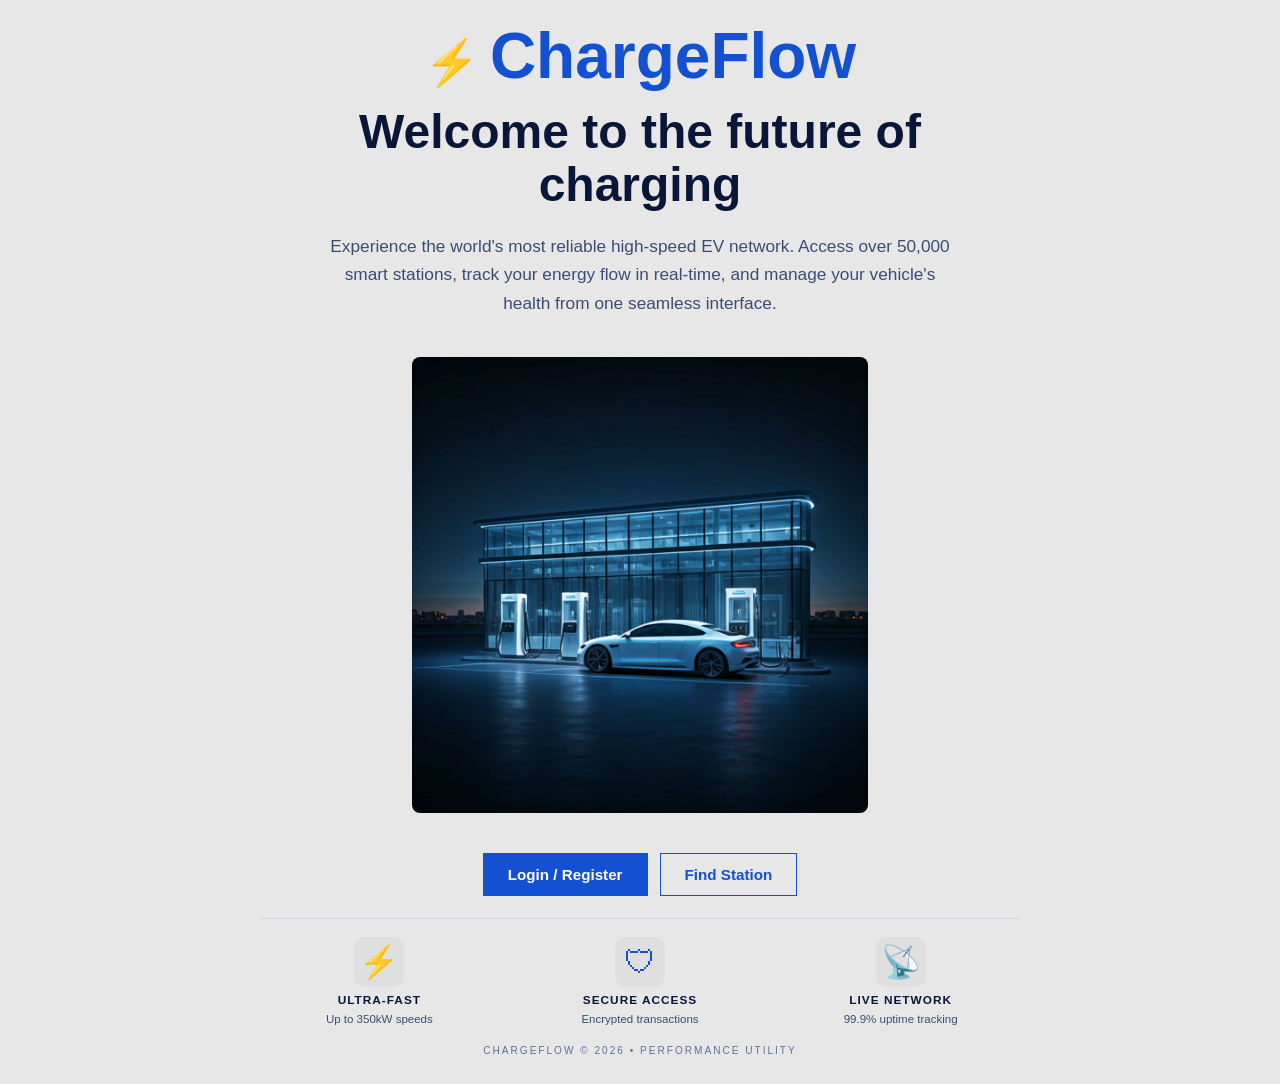
<file: server/src/main/resources/static/index.html>
<!DOCTYPE html>
<html lang="en">
<head>
  <meta charset="UTF-8">
  <meta name="viewport" content="width=device-width, initial-scale=1.0">
  <link rel="stylesheet" href="style.css">
  <title>ChargeFlow</title>
</head>
<body>
  <main class="page">
    <section class="hero-card">
      <!-- Page Information -->
      <h1 class="logo"><span class="logo-icon">&#9889;</span>ChargeFlow</h1>
      <h2>Welcome to the future of charging</h2>
      <p>
        Experience the world's most reliable high-speed EV network. Access over 50,000 smart
        stations, track your energy flow in real-time, and manage your vehicle's health from one
        seamless interface.
      </p>
      <!-- Image -->
      <img class="hero-image" src="assets/welcomepage.png" alt="Electric car charging station">
      <!-- Buttons -->
      <div class="buttons">
        <a href="login.html"><button class="btn-primary" type="button">Login / Register</button></a>
        <a href="discover.html"><button class="btn-secondary" type="button">Find Station</button></a>
      </div>

      <div class="divider"></div>

      <!-- Footer Feature -->
      <div class="features">
        <article class="feature">
          <div class="feature-icon">&#9889;</div>
          <h3>ULTRA-FAST</h3>
          <span>Up to 350kW speeds</span>
        </article>
        <article class="feature">
          <div class="feature-icon">&#128737;</div>
          <h3>SECURE ACCESS</h3>
          <span>Encrypted transactions</span>
        </article>
        <article class="feature">
          <div class="feature-icon">&#128225;</div>
          <h3>LIVE NETWORK</h3>
          <span>99.9% uptime tracking</span>
        </article>
      </div>

      <footer>CHARGEFLOW &copy; 2026 &bull; PERFORMANCE UTILITY</footer>
    </section>
  </main>
</body>
</html>
</file>
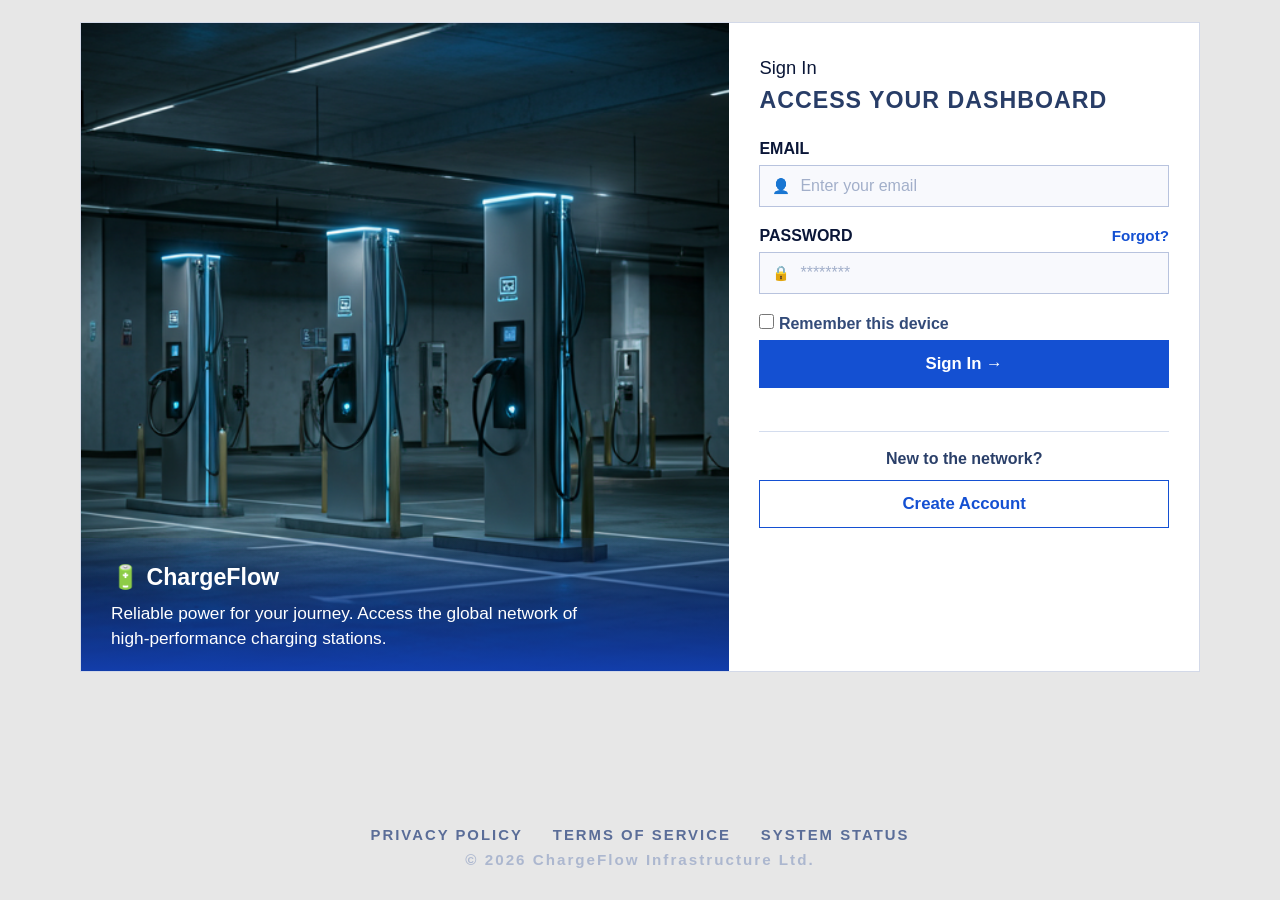
<file: server/src/main/resources/static/admin.html>
<!DOCTYPE html>
<html lang="en">
<head>
  <meta charset="UTF-8">
  <meta name="viewport" content="width=device-width, initial-scale=1.0">
  <title>Admin - ChargeFlow</title>
  <link rel="stylesheet" href="style.css">
</head>
<body>
  <main class="bookings-page">
    <section class="discover-shell">
      <header class="discover-topbar">
        <a class="discover-brand" href="index.html">CHARGEFLOW</a>
        <nav class="discover-nav">
          <a href="discover.html">DISCOVER</a>
          <a href="mybookings.html">MY BOOKINGS</a>
          <a class="active" href="admin.html">ADMIN</a>
        </nav>
        <div class="discover-top-icons">
          <button id="logout-btn" type="button" class="chip">Logout</button>
        </div>
      </header>

      <section class="bookings-content admin-content">
        <h1>Admin Panel</h1>
        <p class="admin-subtitle">List all bookings and manage stations/connectors.</p>
        <p id="admin-message" class="bookings-message"></p>

        <section class="admin-block">
          <div class="admin-block-head">
            <h2>All Bookings</h2>
            <button id="refresh-bookings" type="button" class="chip">Refresh</button>
          </div>
          <div id="admin-bookings" class="bookings-list"></div>
        </section>

        <section class="admin-block">
          <div class="admin-block-head">
            <h2>Stations</h2>
          </div>
          <form id="station-form" class="admin-form-grid">
            <input type="hidden" id="station-id">
            <input id="station-name" type="text" placeholder="Station name" required>
            <input id="station-address" type="text" placeholder="Address" required>
            <input id="station-lat" type="number" step="any" placeholder="Latitude" required>
            <input id="station-lng" type="number" step="any" placeholder="Longitude" required>
            <button type="submit" class="btn-save">Save Station</button>
            <button type="button" id="station-clear" class="btn-cancel">Clear</button>
          </form>
          <div id="admin-stations" class="admin-table"></div>
        </section>

        <section class="admin-block">
          <div class="admin-block-head">
            <h2>Connectors</h2>
          </div>
          <form id="connector-form" class="admin-form-grid">
            <input type="hidden" id="connector-id">
            <select id="connector-station" required></select>
            <select id="connector-type" required>
              <option value="CCS">CCS</option>
              <option value="TYPE2">TYPE2</option>
              <option value="CHADEMO">CHADEMO</option>
              <option value="TESLA">TESLA</option>
            </select>
            <input id="connector-kw" type="number" step="0.1" placeholder="Max kW" required>
            <button type="submit" class="btn-save">Save Connector</button>
            <button type="button" id="connector-clear" class="btn-cancel">Clear</button>
          </form>
          <div id="admin-connectors" class="admin-table"></div>
        </section>
      </section>
    </section>
  </main>

  <dialog id="admin-modify-dialog" class="modify-dialog">
    <form id="admin-modify-form" method="dialog" class="modify-form">
      <h2>Modify Booking</h2>
      <p id="admin-modify-booking-id" class="modify-meta"></p>
      <label for="admin-modify-date">Date</label>
      <input id="admin-modify-date" type="date" required>
      <div class="modify-grid">
        <div>
          <label for="admin-modify-start">Start time</label>
          <input id="admin-modify-start" type="time" required>
        </div>
        <div>
          <label for="admin-modify-end">End time</label>
          <input id="admin-modify-end" type="time" required>
        </div>
      </div>
      <p id="admin-modify-message" class="booking-message"></p>
      <div class="modify-actions">
        <button type="button" id="admin-modify-cancel" class="btn-cancel">Close</button>
        <button type="submit" class="btn-save">Save</button>
      </div>
    </form>
  </dialog>

  <script src="script.js"></script>
  <script src="admin.js"></script>
</body>
</html>
</file>
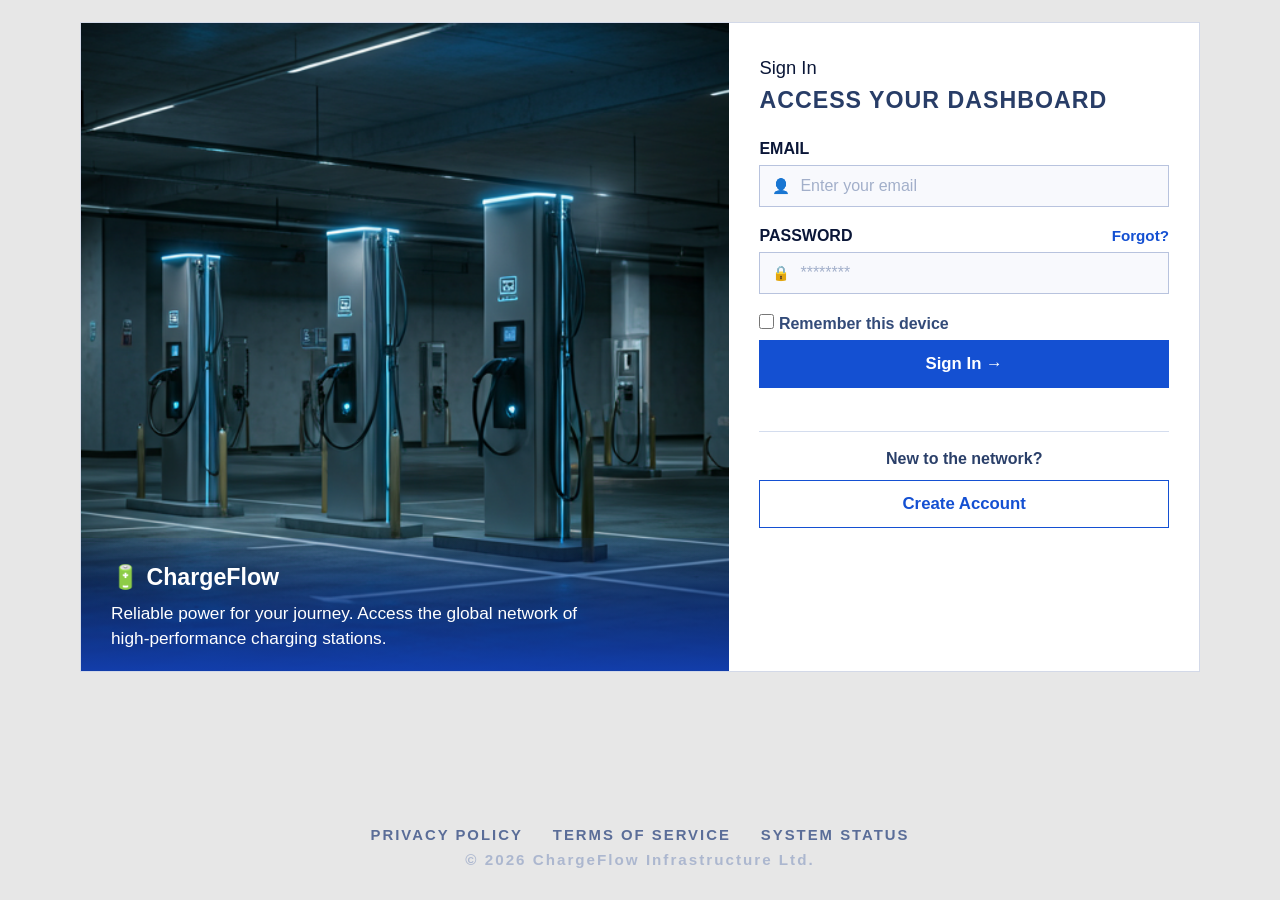
<file: server/src/main/resources/static/login.html>
<!DOCTYPE html>
<html lang="en">
<head>
  <meta charset="UTF-8">
  <meta name="viewport" content="width=device-width, initial-scale=1.0">
  <link rel="stylesheet" href="style.css">
  <title>ChargeFlow Login</title>
</head>
<body>
  <main class="auth-page">
    <section class="auth-card">
      <section class="auth-left">
        <img src="assets/loginpage.png" alt="EV charging station">
        <div class="auth-left-overlay">
          <h2>&#128267; ChargeFlow</h2>
          <p>Reliable power for your journey. Access the global network of high-performance charging stations.</p>
        </div>
      </section>

      <section class="auth-right">
        <p class="signin-label">Sign In</p>
        <h1>ACCESS YOUR DASHBOARD</h1>

        <form id="login-form" class="auth-form">
          <label for="username">EMAIL</label>
          <div class="field-wrap">
            <span class="field-icon">&#128100;</span>
            <input id="username" name="username" type="email" placeholder="Enter your email" required>
          </div>

          <div class="field-head">
            <label for="password">PASSWORD</label>
            <a href="#" aria-label="Forgot password">Forgot?</a>
          </div>
          <div class="field-wrap">
            <span class="field-icon">&#128274;</span>
            <input id="password" name="password" type="password" placeholder="********" required>
          </div>

          <label class="remember-row" for="remember">
            <input id="remember" name="remember" type="checkbox">
            <span>Remember this device</span>
          </label>

          <button class="auth-btn-primary" type="submit">Sign In &#8594;</button>
          <p id="login-message" class="login-message"></p>

          <div class="separator"></div>

          <p class="auth-alt-title">New to the network?</p>
          <a href="register.html"><button class="auth-btn-secondary" type="button">Create Account</button></a>
        </form>
      </section>
    </section>

    <footer class="auth-footer">
      <nav>
        <a href="#">PRIVACY POLICY</a>
        <a href="#">TERMS OF SERVICE</a>
        <a href="#">SYSTEM STATUS</a>
      </nav>
      <p>&copy; 2026 ChargeFlow Infrastructure Ltd.</p>
    </footer>
  </main>
  <script src="script.js"></script>
</body>
</html>
</file>
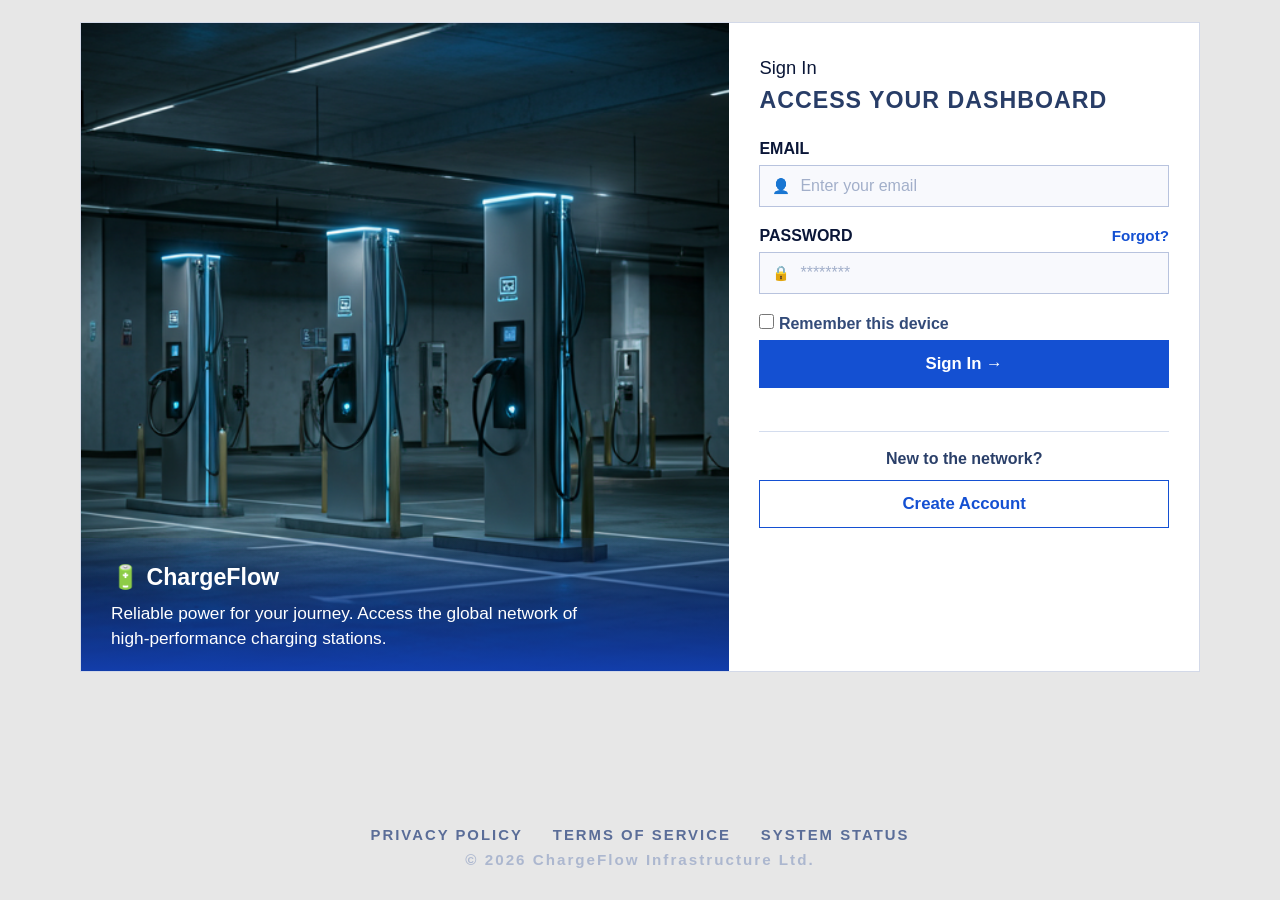
<file: server/src/main/resources/static/mybookings.html>
<!DOCTYPE html>
<html lang="en">
<head>
  <meta charset="UTF-8">
  <meta name="viewport" content="width=device-width, initial-scale=1.0">
  <title>My Bookings - ChargeFlow</title>
  <link rel="stylesheet" href="style.css">
</head>
<body>
  <main class="bookings-page">
    <section class="discover-shell">
      <header class="discover-topbar">
        <a class="discover-brand" href="index.html">CHARGEFLOW</a>
        <nav class="discover-nav">
          <a href="discover.html">DISCOVER</a>
          <a class="active" href="mybookings.html">MY BOOKINGS</a>
          <a href="admin.html">ADMIN</a>
        </nav>
        <div class="discover-top-icons">
          <button id="logout-btn" type="button" class="chip">Logout</button>
        </div>
      </header>

      <section class="bookings-content">
        <header class="bookings-header">
          <h1>Upcoming Bookings</h1>
          <p>Your scheduled charging sessions</p>
        </header>

        <p id="bookings-message" class="bookings-message"></p>

        <section id="bookings-list" class="bookings-list" aria-live="polite"></section>
      </section>
    </section>
  </main>

  <dialog id="modify-dialog" class="modify-dialog">
    <form id="modify-form" method="dialog" class="modify-form">
      <h2>Modify Booking</h2>
      <p id="modify-booking-id" class="modify-meta"></p>
      <label for="modify-date">Date</label>
      <input id="modify-date" type="date" required>
      <div class="modify-grid">
        <div>
          <label for="modify-start">Start time</label>
          <input id="modify-start" type="time" required>
        </div>
        <div>
          <label for="modify-end">End time</label>
          <input id="modify-end" type="time" required>
        </div>
      </div>
      <p id="modify-message" class="booking-message"></p>
      <div class="modify-actions">
        <button type="button" id="modify-cancel" class="btn-cancel">Close</button>
        <button type="submit" class="btn-save">Save</button>
      </div>
    </form>
  </dialog>

  <script src="script.js"></script>
  <script src="mybookings.js"></script>
</body>
</html>
</file>
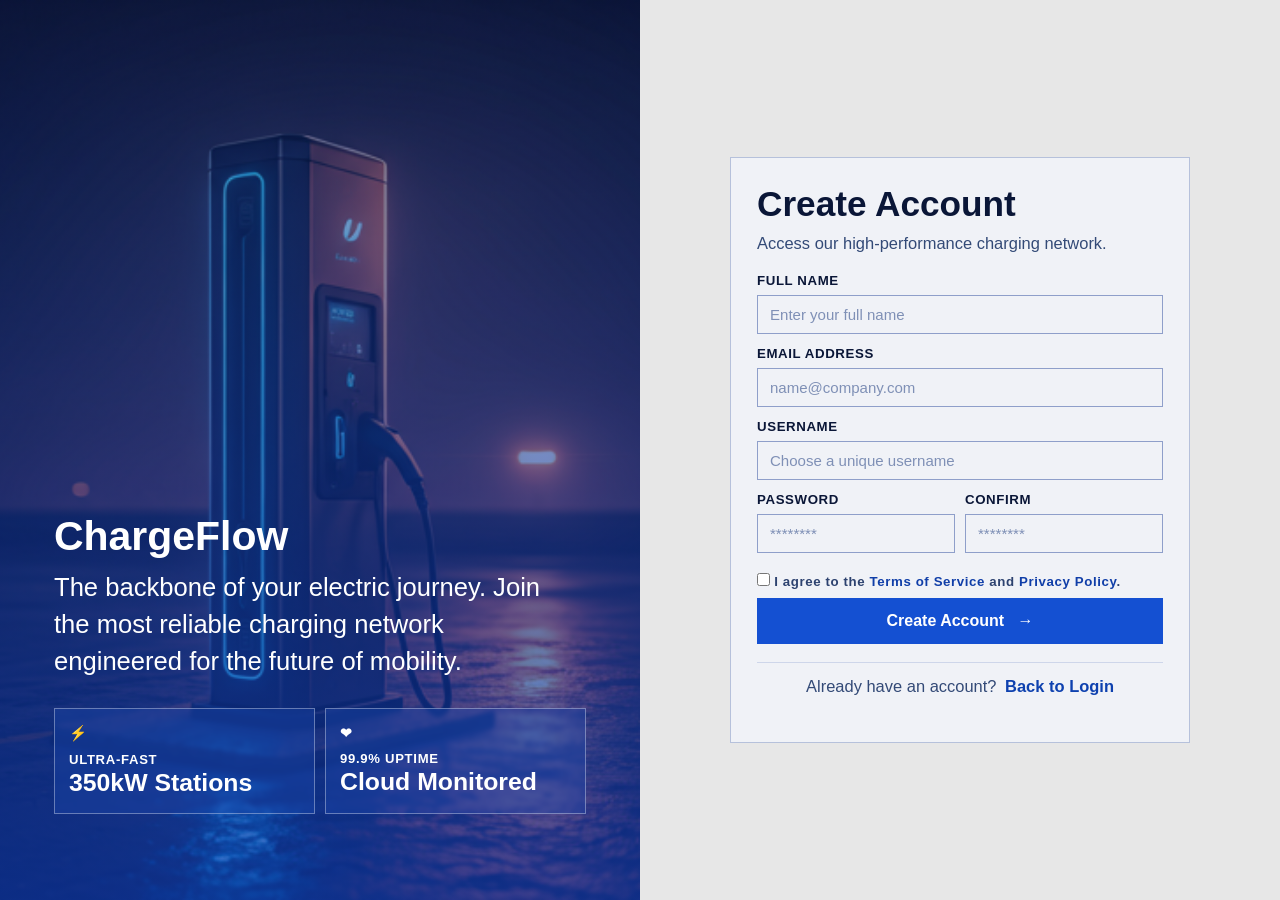
<file: server/src/main/resources/static/register.html>
<!DOCTYPE html>
<html lang="en">
<head>
  <meta charset="UTF-8">
  <meta name="viewport" content="width=device-width, initial-scale=1.0">
  <title>ChargeFlow Register</title>
  <link rel="stylesheet" href="style.css">
  <script src="script.js"></script>
</head>
<body>
  <main class="register-page">
    <section class="register-left">
      <img src="assets/registerpage.png" alt="EV charger">
      <div class="left-content">
        <h1>ChargeFlow</h1>
        <p>The backbone of your electric journey. Join the most reliable charging network engineered for the future of mobility.</p>
        <div class="stats">
          <article class="stat">
            <span class="icon">&#9889;</span>
            <h3>ULTRA-FAST</h3>
            <span>350kW Stations</span>
          </article>
          <article class="stat">
            <span class="icon">&#10084;</span>
            <h3>99.9% UPTIME</h3>
            <span>Cloud Monitored</span>
          </article>
        </div>
      </div>
    </section>

    <section class="register-right">
      <div class="register-card">
        <h2>Create Account</h2>
        <p>Access our high-performance charging network.</p>

        <form class="register-form">
          <label for="fullName">FULL NAME</label>
          <input id="fullName" type="text" placeholder="Enter your full name">

          <label for="email">EMAIL ADDRESS</label>
          <input id="email" type="email" placeholder="name@company.com">

          <label for="username">USERNAME</label>
          <input id="username" type="text" placeholder="Choose a unique username">

          <div class="password-grid">
            <div>
              <label for="password">PASSWORD</label>
              <input id="password" type="password" placeholder="********">
            </div>
            <div>
              <label for="confirm">CONFIRM</label>
              <input id="confirm" type="password" placeholder="********">
            </div>
          </div>

          <label class="terms">
            <input type="checkbox">
            <span>I agree to the <a href="#">Terms of Service</a> and <a href="#">Privacy Policy</a>.</span>
          </label>

          <button type="submit" class="btn-create">Create Account &nbsp; &#8594;</button>
        </form>

        <div class="card-divider"></div>
        <p class="signin-line">Already have an account? <a href="login.html">Back to Login</a></p>
      </div>
    </section>
  </main>
<script>
  document.querySelector('.register-form').addEventListener('submit', async (e) => {
    e.preventDefault();

    const email = document.getElementById('email').value.trim();
    const password = document.getElementById('password').value;
    const confirm = document.getElementById('confirm').value;

    if (password !== confirm) {
      alert('Passwords do not match.');
      return;
    }

    if (password.length < 8) {
      alert('Password must be at least 8 characters.');
      return;
    }

    try {
      const res = await fetch('/auth/register', {
        method: 'POST',
        headers: { 'Content-Type': 'application/json' },
        body: JSON.stringify({ email, password })
      });

      if (res.status === 409) {
        alert('An account with this email already exists.');
        return;
      }

      if (!res.ok) {
        const err = await res.json().catch(() => ({}));
        alert(err.message || 'Registration failed. Please try again.');
        return;
      }

      const data = await res.json();
      window.Auth.setToken(data.token);
      window.location.href = data.role === 'ADMIN' ? 'admin.html' : 'discover.html';
    } catch {
      alert('Network error. Please try again.');
    }
  });
</script>
</body>
</html>
</file>
<file: server/src/main/resources/static/style.css>
/* Generic Styles */

:root {
  --bg: #e7e7e7;
  --text: #0a1637;
  --muted: #3c4d72;
  --primary: #1450d2;
  --border: #cdd6ea;
}

* {
  box-sizing: border-box;
  margin: 0;
  padding: 0;
}

body {
  font-family: "Segoe UI", Tahoma, Geneva, Verdana, sans-serif;
  background: var(--bg);
  color: var(--text);
}

/* Welcome Page Styles */
.page {
  min-height: 100vh;
  display: flex;
  align-items: center;
  justify-content: center;
  padding: 24px;
}

.hero-card {
  width: min(760px, 100%);
  text-align: center;
}

.logo {
  color: var(--primary);
  font-size: clamp(2.4rem, 5vw, 4rem);
  font-weight: 800;
  line-height: 1;
  margin-bottom: 18px;
}

.logo-icon {
  font-size: 0.7em;
  margin-right: 10px;
}

.hero-card h2 {
  font-size: clamp(2rem, 4vw, 3rem);
  line-height: 1.1;
  margin-bottom: 20px;
}

.hero-card p {
  width: min(640px, 100%);
  margin: 0 auto 28px;
  color: var(--muted);
  line-height: 1.65;
  font-size: 1.08rem;
}

.hero-image {
  width: 60%;
  border-radius: 8px;
  display: block;
  margin-bottom: 24px;
}

.hero-card img {
  margin: 40px auto;
}

.buttons {
  display: flex;
  justify-content: center;
  gap: 12px;
  flex-wrap: wrap;
}

button {
  border: 1px solid var(--primary);
  padding: 12px 24px;
  font-weight: 700;
  font-size: 0.95rem;
  cursor: pointer;
  transition: 0.2s ease;
}

.btn-primary {
  background: var(--primary);
  color: #fff;
}

.btn-secondary {
  background: transparent;
  color: var(--primary);
}

.btn-secondary:hover {
  background-color: #6077ac;
}

.divider {
  border-top: 1px solid var(--border);
  margin: 22px auto 18px;
  width: 100%;
}

.features {
  display: grid;
  grid-template-columns: repeat(3, minmax(0, 1fr));
  gap: 22px;
  margin-bottom: 20px;
}

.feature {
  display: flex;
  flex-direction: column;
  align-items: center;
  gap: 6px;
}

.feature-icon {
  width: 50px;
  height: 50px;
  border-radius: 10px;
  display: grid;
  place-items: center;
  background: #dfdfdf;
  color: var(--primary);
  font-size: 2rem;
}

.feature h3 {
  font-size: 0.74rem;
  letter-spacing: 1px;
}

.feature span {
  color: var(--muted);
  font-size: 0.72rem;
}

footer {
  color: #606f93;
  letter-spacing: 2px;
  font-size: 0.63rem;
  padding-bottom: 4px;
}

@media (max-width: 640px) {
  .features {
    grid-template-columns: 1fr;
    gap: 16px;
  }

  .hero-card p {
    font-size: 1rem;
  }
}

/* Login Styles */

.auth-page {
  min-height: 100vh;
  padding: 22px 18px 28px;
  display: flex;
  flex-direction: column;
}

.auth-card {
  width: min(1120px, 100%);
  margin: 0 auto;
  display: grid;
  grid-template-columns: 58% 42%;
  background: #fff;
  border: 1px solid #d3d9e8;
}

.auth-left {
  position: relative;
  min-height: 610px;
}

.auth-left img {
  width: 100%;
  height: 100%;
  object-fit: cover;
  display: block;
}

.auth-left-overlay {
  position: absolute;
  left: 0;
  right: 0;
  bottom: 0;
  padding: 26px 30px 20px;
  color: #fff;
  background: linear-gradient(to top, rgba(19, 64, 179, 0.95), rgba(19, 64, 179, 0.1));
}

.auth-left-overlay h2 {
  font-size: 1.45rem;
  margin-bottom: 10px;
  font-weight: 600;
}

.auth-left-overlay p {
  max-width: 480px;
  font-size: 1.08rem;
  line-height: 1.45;
}

.auth-right {
  padding: 34px 30px 28px;
}

.signin-label {
  font-size: 1.15rem;
  margin-bottom: 8px;
}

.auth-right h1 {
  letter-spacing: 1px;
  color: #283d67;
  font-size: 1.45rem;
  margin-bottom: 26px;
}

.auth-form label {
  display: block;
  font-size: 1rem;
  font-weight: 700;
  margin-bottom: 7px;
}

.field-wrap {
  border: 1px solid #b8c3de;
  background: #f8f9fd;
  display: flex;
  align-items: center;
  padding: 0 12px;
  margin-bottom: 20px;
}

.field-icon {
  margin-right: 10px;
  color: #445884;
  font-size: 0.9rem;
}

.field-wrap input {
  width: 100%;
  border: 0;
  background: transparent;
  outline: none;
  font-size: 1rem;
  padding: 11px 0;
  color: #283d67;
}

.field-wrap input::placeholder {
  color: #a2afca;
}

.field-head {
  display: flex;
  justify-content: space-between;
  align-items: baseline;
}

.field-head a {
  color: var(--primary);
  font-size: 0.95rem;
  text-decoration: none;
  font-weight: 600;
}

.remember-row {
  display: flex;
  align-items: center;
  gap: 10px;
  font-weight: 400;
  margin: 4px 0 20px;
  color: #334b79;
}

.remember-row input {
  width: 15px;
  height: 15px;
}

.auth-btn-primary,
.auth-btn-secondary {
  width: 100%;
  padding: 13px 16px;
  border: 1px solid var(--primary);
  font-size: 1.05rem;
  font-weight: 700;
}

.auth-btn-primary {
  background: var(--primary);
  color: #fff;
  margin-bottom: 18px;
}

.auth-btn-secondary {
  background: #fff;
  color: var(--primary);
}

.separator {
  border-top: 1px solid #d4ddee;
  margin-bottom: 18px;
}

.auth-alt-title {
  text-align: center;
  color: #2a3f69;
  font-weight: 700;
  margin-bottom: 12px;
}

.login-message {
  min-height: 1.2em;
  margin-top: 8px;
  font-size: 0.86rem;
  color: #4d5f87;
}

.login-message.error {
  color: #b32222;
  font-weight: 700;
}

.auth-footer {
  width: min(1120px, 100%);
  margin: auto auto 0;
  text-align: center;
  color: #6a799e;
  padding-top: 16px;
}

.auth-footer nav {
  display: flex;
  justify-content: center;
  gap: 30px;
  margin-bottom: 8px;
}

.auth-footer nav a {
  color: #5a6d98;
  font-weight: 700;
  text-decoration: none;
  font-size: 0.93rem;
}

.auth-footer p {
  font-size: 0.95rem;
  color: #acb7cf;
  font-weight: 700;
}



/* Register Styles */

.register-page {
  min-height: 100vh;
  display: grid;
  grid-template-columns: 1fr 1fr;
}

.register-left {
  position: relative;
  overflow: hidden;
}

.register-left img {
  width: 100%;
  height: 100%;
  object-fit: cover;
  display: block;
  filter: saturate(1.05);
}

.register-left::after {
  content: "";
  position: absolute;
  inset: 0;
  background: linear-gradient(180deg, rgba(14, 39, 117, 0.42), rgba(16, 61, 181, 0.72));
}

.left-content {
  position: absolute;
  left: 54px;
  right: 54px;
  bottom: 86px;
  z-index: 1;
  color: #fff;
}

.left-content h1 {
  font-size: clamp(2rem, 3.2vw, 3.1rem);
  margin-bottom: 12px;
  line-height: 1;
}

.left-content p {
  max-width: 520px;
  font-size: 1.6rem;
  line-height: 1.45;
  margin-bottom: 28px;
}

.stats {
  display: grid;
  grid-template-columns: repeat(2, minmax(0, 1fr));
  gap: 10px;
  max-width: 560px;
}

.stat {
  border: 1px solid rgba(255, 255, 255, 0.35);
  background: rgba(30, 74, 182, 0.35);
  backdrop-filter: blur(2px);
  padding: 16px 14px;
}

.stat .icon {
  font-size: 0.9rem;
  margin-bottom: 10px;
  display: block;
}

.stat h3 {
  font-size: 0.82rem;
  letter-spacing: 0.7px;
  margin-bottom: 2px;
}

.stat span {
  font-size: 1.55rem;
  font-weight: 700;
}

.register-right {
  display: grid;
  place-items: center;
  padding: 24px;
}

.register-card {
  width: min(460px, 100%);
  border: 1px solid #b6c1db;
  background: #f0f2f7;
  padding: 26px;
}

.register-card h2 {
  font-size: 2.2rem;
  margin-bottom: 10px;
}

.register-card > p {
  color: #334a77;
  font-size: 1.03rem;
  margin-bottom: 20px;
}

.register-form label {
  display: block;
  font-size: 0.83rem;
  letter-spacing: 0.6px;
  font-weight: 700;
  margin-bottom: 7px;
}

.register-form input[type="text"],
.register-form input[type="email"],
.register-form input[type="password"] {
  width: 100%;
  border: 1px solid #8f9fca;
  background: transparent;
  padding: 10px 12px;
  margin-bottom: 12px;
  color: #1b3568;
  font-size: 0.94rem;
  outline: none;
}

.register-form input::placeholder {
  color: #7f90b6;
}

.password-grid {
  display: grid;
  grid-template-columns: 1fr 1fr;
  gap: 10px;
}

.terms {
  display: flex;
  gap: 8px;
  align-items: flex-start;
  margin: 6px 0 14px;
  color: #2d426f;
  font-size: 0.83rem;
  font-weight: 600;
  line-height: 1.35;
}

.terms input {
  margin-top: 2px;
}

.terms a {
  color: #103ea8;
  text-decoration: none;
}

.btn-create {
  width: 100%;
  border: 1px solid var(--primary);
  background: var(--primary);
  color: #fff;
  font-weight: 700;
  font-size: 1rem;
  padding: 13px;
  cursor: pointer;
  margin-bottom: 18px;
}

.card-divider {
  border-top: 1px solid #ced6ea;
  margin-bottom: 14px;
}

.signin-line {
  text-align: center;
  color: #304672;
  font-size: 0.92rem;
  margin-bottom: 12px;
}

.signin-line a {
  color: #0e41af;
  font-weight: 700;
  text-decoration: none;
  margin-left: 4px;
}

.mini-icons {
  display: flex;
  justify-content: center;
  gap: 14px;
  color: #677ba5;
  font-size: 0.9rem;
}



/* Discover Styles */

.discover-page {
  min-height: 100vh;
  padding: 14px;
}

.discover-shell {
  width: min(1260px, 100%);
  margin: 0 auto;
  background: #f8f9fd;
  border: 2px solid #2952dc;
  border-radius: 8px;
  overflow: hidden;
}

.discover-topbar {
  height: 52px;
  background: #fff;
  border-bottom: 1px solid #d2dbef;
  display: flex;
  align-items: center;
  justify-content: space-between;
  padding: 0 14px;
}

.discover-brand {
  color: #1450d2;
  font-weight: 800;
  text-decoration: none;
  font-size: 0.95rem;
}

.discover-nav {
  display: flex;
  gap: 24px;
}

.discover-nav a {
  text-decoration: none;
  color: #617198;
  font-size: 0.75rem;
  font-weight: 700;
}

.discover-nav a.active {
  color: #1450d2;
}

.discover-top-icons {
  display: flex;
  gap: 14px;
  color: #3d4f7c;
  font-size: 0.9rem;
}

.discover-layout {
  display: grid;
  grid-template-columns: 64% 36%;
  min-height: 760px;
}

.discover-map-area {
  position: relative;
  border-right: 1px solid #ced7ea;
}

.discover-search {
  position: absolute;
  top: 14px;
  left: 12px;
  z-index: 1200;
  width: min(420px, calc(100% - 24px));
  background: #fff;
  border: 1px solid #c7d0e4;
  padding: 8px 10px;
  display: flex;
  align-items: center;
  gap: 8px;
  box-shadow: 0 2px 8px rgba(20, 54, 138, 0.12);
}

.discover-search input {
  border: 0;
  outline: none;
  flex: 1;
  font-size: 0.82rem;
  color: #2d3f68;
}

.search-btn {
  border: 1px solid #1450d2;
  background: #1450d2;
  color: #fff;
  font-size: 0.76rem;
  padding: 6px 12px;
  font-weight: 700;
  line-height: 1;
}

.discover-map {
  height: 100%;
  width: 100%;
}

.map-tools {
  position: absolute;
  right: 12px;
  bottom: 12px;
  z-index: 1200;
  display: grid;
  gap: 8px;
}

.map-tools button {
  width: 30px;
  height: 30px;
  padding: 0;
  border: 1px solid #c0cce6;
  background: #fff;
  color: #3a4d7f;
  font-size: 0.9rem;
}

.discover-panel {
  background: #f4f6fb;
  padding: 16px 14px;
  display: flex;
  flex-direction: column;
}

.discover-panel h1 {
  font-size: 2rem;
  margin-bottom: 14px;
}

.filter-group h2 {
  font-size: 0.72rem;
  letter-spacing: 0.8px;
  margin-bottom: 8px;
}

.chips {
  display: flex;
  gap: 8px;
  margin-bottom: 12px;
}

.chip {
  border: 1px solid #bbc8e4;
  background: #fff;
  color: #304573;
  font-size: 0.72rem;
  padding: 7px 12px;
}

.chip.active {
  background: #1450d2;
  color: #fff;
  border-color: #1450d2;
}

.station-list {
  margin-top: 6px;
  display: flex;
  flex-direction: column;
  gap: 10px;
  overflow: auto;
  padding-right: 2px;
}

.station-card {
  background: #fff;
  border: 1px solid #c8d3eb;
  padding: 11px;
}

.station-head {
  display: flex;
  justify-content: space-between;
  gap: 10px;
  margin-bottom: 3px;
}

.station-head h3 {
  font-size: 1rem;
}

.station-head span {
  font-size: 0.76rem;
  color: #184dc8;
  font-weight: 700;
}

.station-card p {
  font-size: 0.78rem;
  color: #31477a;
  margin-bottom: 5px;
  line-height: 1.35;
}

.station-meta {
  display: flex;
  gap: 12px;
  font-size: 0.78rem;
  color: #1e315d;
  margin-bottom: 9px;
  font-weight: 700;
}

.station-actions {
  display: flex;
  justify-content: space-between;
  align-items: center;
  border-top: 1px solid #d3ddf1;
  padding-top: 8px;
}

.badge {
  font-size: 0.7rem;
  padding: 3px 8px;
  font-weight: 700;
}

.badge.success {
  background: #d6f3de;
  color: #097730;
}

.badge.danger {
  background: #fde2e2;
  color: #ad1e1e;
}

.badge.neutral {
  background: #e8ebf4;
  color: #516086;
}

.station-actions button {
  background: #1450d2;
  color: #fff;
  border: 1px solid #1450d2;
  padding: 5px 14px;
  font-size: 0.74rem;
}

.station-actions button.muted {
  background: #8f98b1;
  border-color: #8f98b1;
}


/* Media Queries */

@media (max-width: 640px) {
  .features {
    grid-template-columns: 1fr;
    gap: 16px;
  }

  .hero-card p {
    font-size: 1rem;
  }
}

@media (max-width: 920px) {
  .auth-card {
    grid-template-columns: 1fr;
  }

  .auth-left {
    min-height: 340px;
  }

  .auth-right {
    padding: 24px 18px;
  }
}

@media (max-width: 560px) {
  .auth-footer nav {
    flex-direction: column;
    gap: 8px;
  }
}

@media (max-width: 980px) {
  .register-page {
    grid-template-columns: 1fr;
  }

  .register-left {
    min-height: 420px;
  }

  .left-content {
    left: 22px;
    right: 22px;
    bottom: 24px;
  }

  .left-content p {
    font-size: 1.1rem;
  }

  .stat span {
    font-size: 1.2rem;
  }
}


@media (max-width: 1024px) {
  .discover-layout {
    grid-template-columns: 1fr;
  }

  .discover-map-area {
    min-height: 420px;
    border-right: 0;
    border-bottom: 1px solid #ced7ea;
  }
}

@media (max-width: 700px) {
  .discover-topbar {
    height: auto;
    flex-wrap: wrap;
    gap: 10px;
    padding: 10px;
  }

  .discover-nav {
    order: 3;
    width: 100%;
    justify-content: center;
    gap: 14px;
  }

  .discover-panel h1 {
    font-size: 1.5rem;
  }

  .discover-search {
    width: calc(100% - 24px);
  }
}

/* Station Details Modal */
.details-modal {
  position: fixed;
  inset: 0;
  display: none;
  z-index: 2500;
}

.details-modal.open {
  display: block;
}

.details-backdrop {
  position: absolute;
  inset: 0;
  background: rgba(10, 16, 35, 0.48);
}

.details-card {
  position: relative;
  width: min(760px, calc(100% - 24px));
  max-height: calc(100vh - 24px);
  overflow: auto;
  margin: 12px auto;
  background: #f1f3f9;
  border: 1px solid #bcc8e4;
  border-radius: 8px;
  padding: 12px;
}

.details-close {
  position: absolute;
  right: 10px;
  top: 8px;
  width: 28px;
  height: 28px;
  border: 1px solid #b9c6e4;
  background: #fff;
  color: #385084;
  font-size: 1.1rem;
  line-height: 1;
  padding: 0;
}

.details-image {
  width: 100%;
  height: 160px;
  object-fit: cover;
  border-radius: 6px;
  margin-bottom: 12px;
}

.details-card h2 {
  font-size: 2.5rem;
  margin-bottom: 4px;
  color: #0f244f;
}

.details-subtitle {
  color: #1f335f;
  font-size: 1.06rem;
  margin-bottom: 6px;
}

.details-meta {
  color: #2e4575;
  font-size: 0.92rem;
  margin-bottom: 14px;
}

.details-section-title {
  font-size: 1.9rem;
  margin-bottom: 8px;
  color: #122954;
}

.reserve-box {
  border: 1px solid #b9c7e4;
  background: #fff;
  border-radius: 8px;
  padding: 14px;
}

.reserve-head {
  display: flex;
  justify-content: space-between;
  gap: 12px;
  align-items: center;
  margin-bottom: 14px;
}

.reserve-head h3 {
  font-size: 1.9rem;
}

.reserve-head input[type="date"] {
  border: 1px solid #b6c4e1;
  padding: 8px 10px;
  font-size: 0.9rem;
  color: #233c6e;
}

.slot-grid {
  display: grid;
  grid-template-columns: repeat(6, minmax(0, 1fr));
  gap: 8px;
  margin-bottom: 14px;
}

.slot-btn {
  border: 1px solid #bdcae5;
  background: #f7f9ff;
  color: #1f3a6c;
  font-size: 0.78rem;
  padding: 10px 6px;
}

.slot-btn.active {
  background: #1450d2;
  border-color: #1450d2;
  color: #fff;
}

.selected-row {
  border-top: 1px solid #d6dff1;
  padding-top: 10px;
  margin-bottom: 12px;
  color: #354d7d;
  display: flex;
  justify-content: space-between;
  align-items: center;
}

.selected-row strong {
  color: #1450d2;
  font-size: 1.9rem;
}

.confirm-slot-btn {
  width: 100%;
  background: #1450d2;
  border-color: #1450d2;
  color: #fff;
  font-size: 0.95rem;
}

@media (max-width: 760px) {
  .slot-grid {
    grid-template-columns: repeat(3, minmax(0, 1fr));
  }

  .details-card h2 {
    font-size: 1.5rem;
  }

  .reserve-head {
    flex-direction: column;
    align-items: flex-start;
  }
}

.connector-list {
  display: grid;
  grid-template-columns: 1fr 1fr;
  gap: 10px;
  margin-bottom: 14px;
}

.connector-item {
  font-size: 0.76rem;
  color: #2e436f;
  padding: 10px;
  border: 1px solid #c2cde7;
  background: #fff;
  display: grid;
  grid-template-columns: 24px 1fr auto;
  align-items: center;
  gap: 8px;
}

.connector-icon {
  width: 24px;
  height: 24px;
  display: grid;
  place-items: center;
  background: #dbe6ff;
  color: #1450d2;
  border-radius: 4px;
  font-size: 0.8rem;
}

.connector-main b {
  display: block;
  color: #0f244f;
  margin-bottom: 2px;
}

.connector-status {
  font-size: 0.66rem;
  padding: 3px 8px;
  border-radius: 999px;
  font-weight: 700;
}

.connector-status.available {
  background: #d8f3de;
  color: #0f7d35;
}

.connector-status.busy {
  background: #fddede;
  color: #ac2424;
}

.reserve-controls {
  display: flex;
  gap: 8px;
  align-items: center;
}

.reserve-controls select,
.reserve-controls input[type="date"] {
  border: 1px solid #b6c4e1;
  padding: 8px 10px;
  font-size: 0.9rem;
  color: #233c6e;
  background: #fff;
}

.reserve-controls label {
  font-size: 0.72rem;
  color: #3f5179;
  font-weight: 700;
}

.slot-btn.disabled {
  opacity: 0.45;
  cursor: not-allowed;
}

.booking-form {
  margin-top: 6px;
}

.booking-message {
  margin-top: 10px;
  font-size: 0.82rem;
  min-height: 1.2em;
  color: #4d5f87;
  font-weight: 700;
}

.booking-message.success {
  color: #0e7a33;
}

.booking-message.error {
  color: #b32222;
}

@media (max-width: 760px) {
  .connector-list {
    grid-template-columns: 1fr;
  }
}

/* My Bookings Page */
.bookings-page {
  min-height: 100vh;
  padding: 14px;
}

.bookings-content {
  max-width: 860px;
  margin: 0 auto;
  padding: 22px 18px 26px;
}

.bookings-header h1 {
  font-size: 2rem;
  margin-bottom: 4px;
}

.bookings-header p {
  color: #4a5d86;
  margin-bottom: 14px;
}

.bookings-message {
  min-height: 1.2em;
  margin-bottom: 8px;
  font-size: 0.9rem;
  font-weight: 700;
}

.bookings-message.success {
  color: #0e7a33;
}

.bookings-message.error {
  color: #b32222;
}

.bookings-list {
  display: grid;
  gap: 12px;
}

.booking-card {
  border: 1px solid #b8c6e5;
  background: #fff;
  padding: 12px;
}

.booking-top {
  display: flex;
  justify-content: space-between;
  align-items: center;
  margin-bottom: 10px;
}

.booking-top h3 {
  font-size: 1.15rem;
}

.booking-meta-grid {
  display: grid;
  grid-template-columns: repeat(4, minmax(0, 1fr));
  gap: 10px;
}

.booking-meta-grid strong {
  display: block;
  font-size: 0.68rem;
  letter-spacing: 0.7px;
  text-transform: uppercase;
  color: #5b6f98;
}

.booking-meta-grid span {
  font-size: 0.92rem;
  color: #1a2d58;
  font-weight: 700;
}

.booking-actions {
  display: grid;
  grid-template-columns: 1fr 1fr;
  gap: 10px;
  margin-top: 12px;
}

.modify-btn,
.cancel-btn {
  width: 100%;
  font-size: 0.92rem;
  font-weight: 700;
  padding: 11px 12px;
}

.modify-btn {
  background: #1450d2;
  border-color: #1450d2;
  color: #fff;
}

.cancel-btn {
  background: #fff;
  border-color: #db4450;
  color: #c12335;
}

.modify-dialog {
  width: min(460px, calc(100% - 26px));
  border: 1px solid #b9c7e5;
  background: #f5f7fc;
  padding: 0;
}

.modify-dialog::backdrop {
  background: rgba(10, 16, 35, 0.42);
}

.modify-form {
  padding: 16px;
  display: grid;
  gap: 10px;
}

.modify-form h2 {
  font-size: 1.4rem;
}

.modify-meta {
  color: #385086;
  font-size: 0.86rem;
  margin-top: -4px;
}

.modify-form label {
  font-size: 0.8rem;
  color: #3a4e7e;
  font-weight: 700;
}

.modify-form input {
  border: 1px solid #b6c5e4;
  background: #fff;
  color: #1f3767;
  padding: 9px 10px;
  width: 100%;
}

.modify-grid {
  display: grid;
  grid-template-columns: 1fr 1fr;
  gap: 10px;
}

.modify-actions {
  display: flex;
  justify-content: flex-end;
  gap: 8px;
}

.btn-cancel,
.btn-save {
  padding: 9px 14px;
  font-size: 0.88rem;
  font-weight: 700;
}

.btn-cancel {
  background: #fff;
  color: #2f4472;
  border-color: #bac8e5;
}

.btn-save {
  background: #1450d2;
  color: #fff;
  border-color: #1450d2;
}

@media (max-width: 900px) {
  .booking-meta-grid {
    grid-template-columns: repeat(2, minmax(0, 1fr));
  }
}

@media (max-width: 640px) {
  .booking-actions,
  .modify-grid {
    grid-template-columns: 1fr;
  }
}

/* Admin */
.admin-content h1 {
  font-size: 2rem;
  margin-bottom: 4px;
}

.admin-subtitle {
  color: #4a5d86;
  margin-bottom: 12px;
}

.admin-block {
  border: 1px solid #c7d1e8;
  background: #fff;
  padding: 12px;
  margin-bottom: 14px;
}

.admin-block-head {
  display: flex;
  align-items: center;
  justify-content: space-between;
  margin-bottom: 10px;
}

.admin-form-grid {
  display: grid;
  grid-template-columns: repeat(6, minmax(0, 1fr));
  gap: 8px;
  margin-bottom: 10px;
}

.admin-form-grid input,
.admin-form-grid select {
  border: 1px solid #b8c6e5;
  padding: 9px 10px;
  color: #1f3767;
}

.admin-table {
  overflow: auto;
}

.admin-table table {
  width: 100%;
  border-collapse: collapse;
}

.admin-table th,
.admin-table td {
  border: 1px solid #d5ddef;
  padding: 8px;
  font-size: 0.86rem;
  text-align: left;
}

.admin-table th {
  background: #f4f7ff;
  color: #344a79;
}

.admin-table td button {
  font-size: 0.78rem;
  padding: 6px 10px;
}

@media (max-width: 960px) {
  .admin-form-grid {
    grid-template-columns: repeat(2, minmax(0, 1fr));
  }
}
</file>
